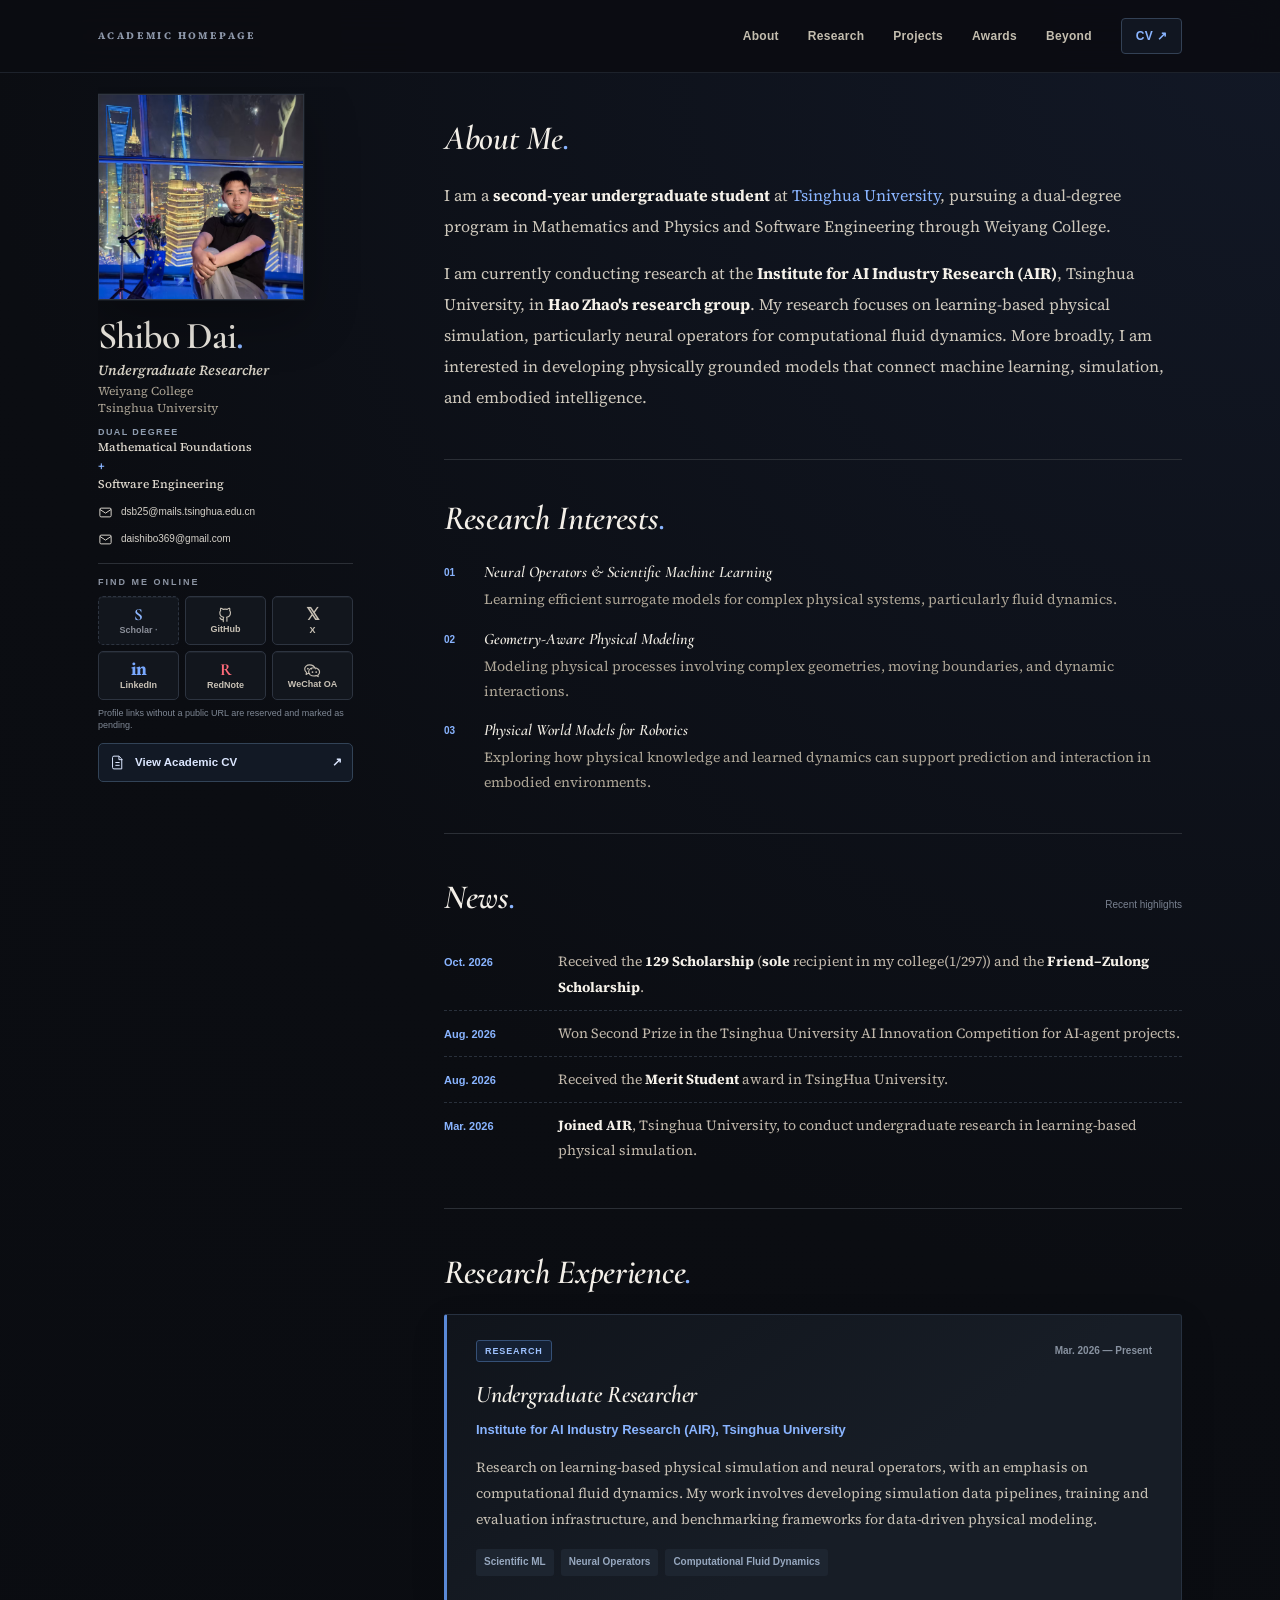
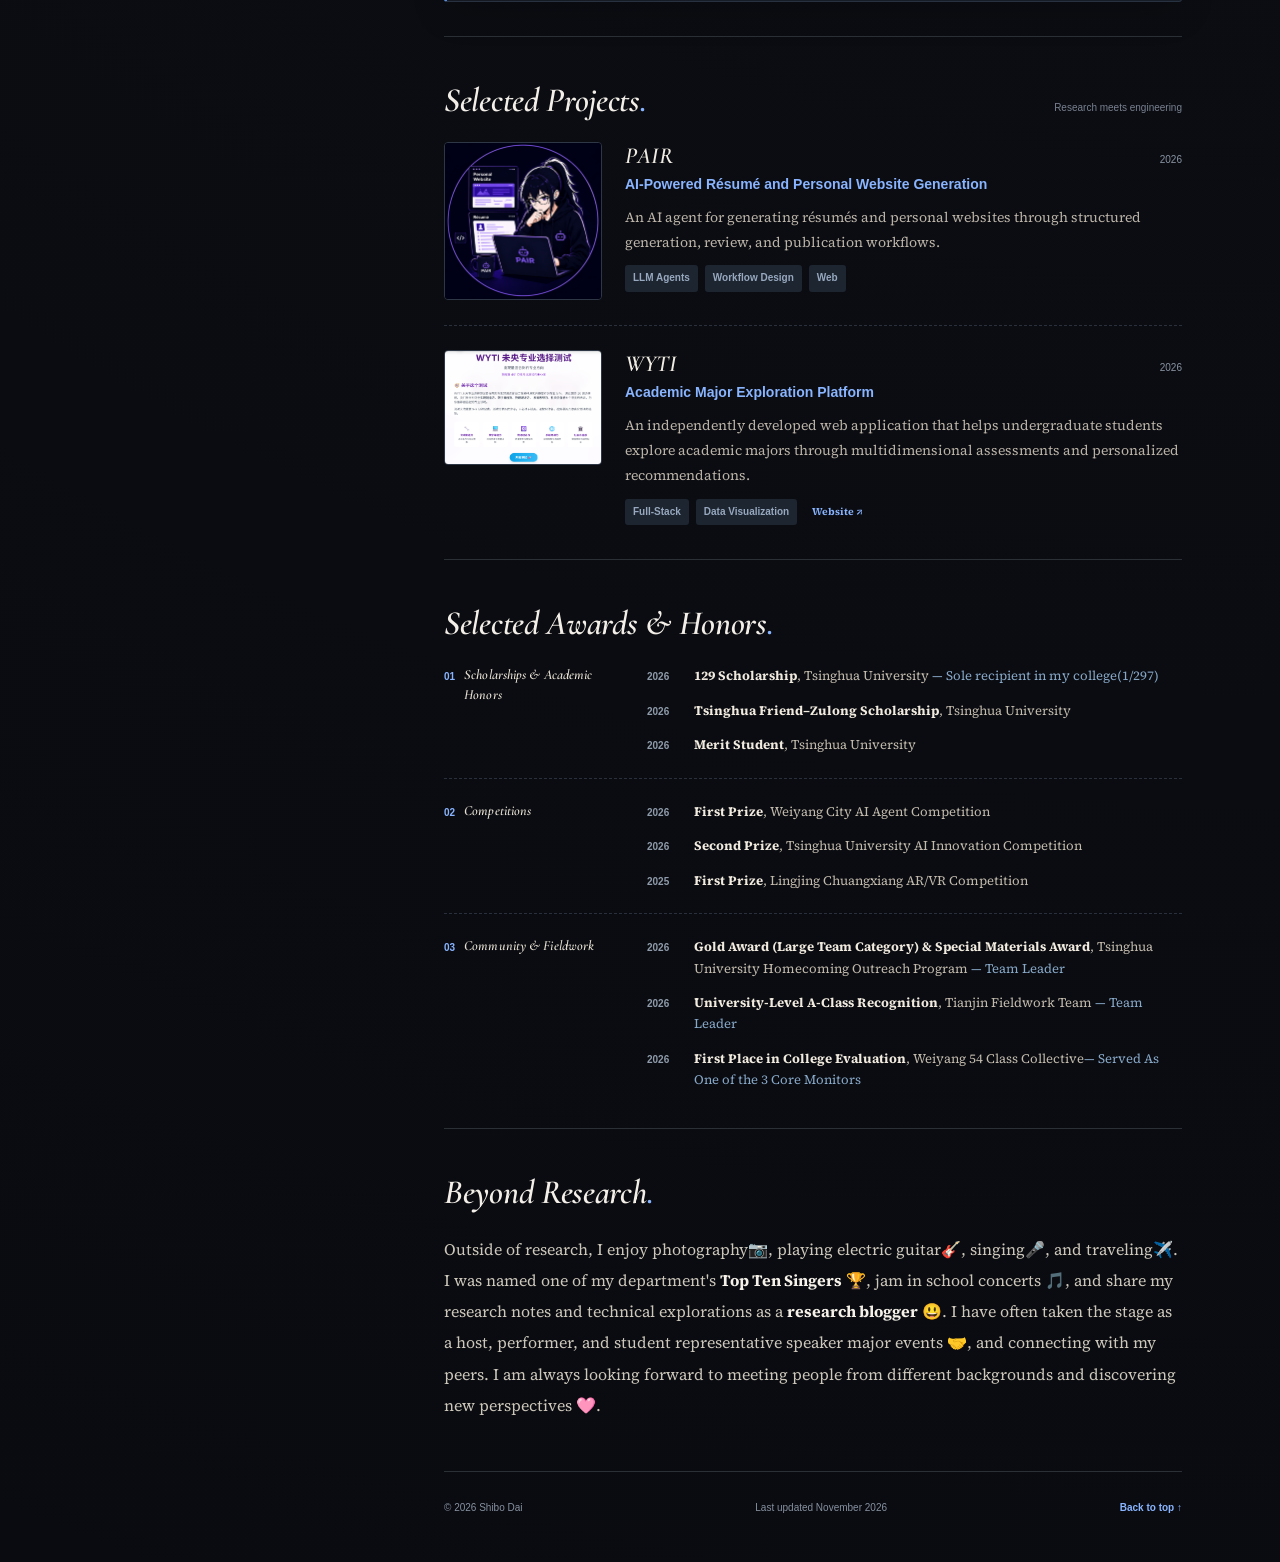
<file: index.html>
<!DOCTYPE html>
<html lang="en"><head><meta http-equiv="Content-Type" content="text/html; charset=UTF-8">
  
  <meta name="viewport" content="width=device-width, initial-scale=1">
  <meta name="theme-color" content="#0b0d12">
  <meta name="description" content="Academic homepage of Shibo Dai, undergraduate researcher at Tsinghua University. Research in scientific machine learning, neural operators, and physics-based modeling.">
  <meta property="og:type" content="profile">
  <meta property="og:title" content="Shibo Dai | Academic Homepage">
  <meta property="og:description" content="Undergraduate researcher at Tsinghua University · Physics AI · Neural Operators · Embodied Intelligence">
  <title>Shibo Dai | Academic Homepage</title>
  <link rel="icon" href="img/D.png" type="image/png">
  <link rel="stylesheet" href="./index_files/style.css">
  <script defer="" src="./index_files/site.js"></script>
</head>
<body>
  <header class="topbar">
    <div class="topbar-inner">
      <a href="#top" class="logo" aria-label="Shibo Dai, back to top"><span class="logo-label">ACADEMIC HOMEPAGE</span></a>
      <button class="menu-toggle" type="button" aria-label="Toggle navigation" aria-controls="site-nav" aria-expanded="false"><span></span><span></span><span></span></button>
      <nav class="site-nav" id="site-nav" aria-label="Main navigation">
        <a href="#about">About</a>
        <a href="#research">Research</a>
        <a href="#projects">Projects</a>
        <a href="#awards">Awards</a>
        <a href="#beyond">Beyond</a>
        <a href="cv.html" class="nav-cv">CV <span aria-hidden="true">↗</span></a>
      </nav>
    </div>
  </header>

  <div class="page-shell" id="top">
    <aside class="profile" aria-label="Profile and links">
      <div class="portrait-frame" aria-label="Reserved portrait frame">
        <img class="portrait-image" id="portrait-image" src="./index_files/avatar.jpg" alt="Portrait of Shibo Dai">
        <!-- <div class="portrait-placeholder" id="portrait-placeholder" aria-hidden="true">
          <div class="portrait-orbit orbit-one"></div><div class="portrait-orbit orbit-two"></div>
          <span class="portrait-initials">SD</span>
          <span class="portrait-caption">PORTRAIT PLACEHOLDER</span>
        </div> -->
      </div>
      <div class="profile-copy">
        <h1>Shibo Dai<span class="name-period">.</span></h1>
        <p class="profile-role">Undergraduate Researcher</p>
        <p class="profile-affiliation">Weiyang College<br>Tsinghua University</p>
        <p class="profile-degree"><span class="degree-caption">DUAL DEGREE</span><span>Mathematical Foundations </span><span></span><span class="degree-plus">+</span> <span>Software Engineering</span></p>
        <a class="email-link" href="mailto:dsb25@mails.tsinghua.edu.cn"><svg viewBox="0 0 24 24" aria-hidden="true"><rect x="3" y="5" width="18" height="14" rx="2"></rect><path d="m3 7 9 6 9-6"></path></svg><span>dsb25@mails.tsinghua.edu.cn</span></a>
        <a class="email-link" href="mailto:daishibo369@gmail.com"><svg viewBox="0 0 24 24" aria-hidden="true"><rect x="3" y="5" width="18" height="14" rx="2"></rect><path d="m3 7 9 6 9-6"></path></svg><span>daishibo369@gmail.com</span></a>
      </div>

      <div class="profile-divider"></div>
      <p class="sidebar-heading">FIND ME ONLINE</p>
      <div class="social-grid">
        <a class="social-link" data-social="googleScholar" href="#" aria-label="Google Scholar profile link" title="Google Scholar"><span class="social-glyph scholar-mark">S</span><span>Scholar</span></a>
        <a class="social-link" data-social="github" href="https://github.com/DaiShiBo369" target="_blank" rel="noopener noreferrer" aria-label="GitHub profile" title="GitHub"><svg viewBox="0 0 24 24" class="social-svg" aria-hidden="true"><path d="M9 19c-4 1.3-4-2-5-2.4m10 5v-3.8c0-1 .1-1.5-.5-2 2.8-.3 5.5-1.4 5.5-6.2 0-1.3-.4-2.3-1.1-3.1.1-.6.5-2.2-.1-3.2 0 0-1.1-.4-3.3 1.5a11.7 11.7 0 0 0-6 0C6.3 2.9 5.2 3.3 5.2 3.3c-.6 1-.2 2.6-.1 3.2A4.4 4.4 0 0 0 4 9.6c0 4.8 2.7 5.9 5.5 6.2-.5.4-.7 1-.6 2V22"></path></svg><span>GitHub</span></a>
        <a class="social-link" data-social="x" href="https://x.com/Disboundary" aria-label="X profile link" title="X"><span class="social-glyph x-mark">𝕏</span><span>X</span></a>
        <a class="social-link" data-social="linkedin" href="https://www.linkedin.com/in/dai-shibo-4527043b0/" aria-label="LinkedIn profile link" title="LinkedIn"><span class="social-glyph linkedin-mark">in</span><span>LinkedIn</span></a>
        <a class="social-link" data-social="rednote" href="https://www.xiaohongshu.com/user/profile/63ae4a160000000026011eb0" aria-label="RedNote (Xiaohongshu) profile link" title="RedNote"><span class="social-glyph rednote-mark">R</span><span>RedNote</span></a>
        <button class="social-link" id="wechat-trigger" type="button" title="WeChat Official Account"><svg viewBox="0 0 24 24" class="social-svg" aria-hidden="true"><path d="M16 11c-1.3-3.7-4.4-5.5-8.2-5.5C3.9 5.5 1 8.1 1 11.4c0 1.9 1 3.5 2.5 4.6L3 19l3.1-1.6c.6.1 1.2.2 1.9.2M14.2 9.5c4.2 0 7.8 2.8 7.8 6.1 0 1.7-.9 3.2-2.4 4.3l.4 2.1-2.8-1.4a10 10 0 0 1-3 .5c-4.3 0-7.6-2.7-7.6-6s3.4-5.6 7.6-5.6Z"></path><path d="M5.5 10.9h.01M10.1 10.9h.01M12 15.7h.01M17.2 15.7h.01" stroke-linecap="round" stroke-width="2.5"></path></svg><span>WeChat OA</span></button>
      </div>
      <p class="social-footnote">Profile links without a public URL are reserved and marked as pending.</p>
      <a href="cv.html" class="sidebar-cv"><svg viewBox="0 0 24 24" aria-hidden="true"><path d="M7 3h7l4 4v14H7a2 2 0 0 1-2-2V5a2 2 0 0 1 2-2Z"></path><path d="M14 3v5h5M9 12h6M9 16h6"></path></svg>View Academic CV <span aria-hidden="true">↗</span></a>
    </aside>

    <main class="main-content">
      <section class="content-section first-section" id="about">
        <h2 class="section-title">About Me<span class="title-dot">.</span></h2>
        <p>I am a <strong>second-year undergraduate student</strong> at <a href="https://www.tsinghua.edu.cn/en/" target="_blank" rel="noopener noreferrer">Tsinghua University</a>, pursuing a dual-degree program in Mathematics and Physics and Software Engineering through Weiyang College.</p>
        <p>I am currently conducting research at the <strong>Institute for AI Industry Research (AIR)</strong>, Tsinghua University, in <strong>Hao Zhao's research group</strong>. My research focuses on learning-based physical simulation, particularly neural operators for computational fluid dynamics. More broadly, I am interested in developing physically grounded models that connect machine learning, simulation, and embodied intelligence.</p>
      </section>

      <section class="content-section" id="interests">
        <h2 class="section-title">Research Interests<span class="title-dot">.</span></h2>
        <div class="interest-list">
          <div class="interest-item"><span class="interest-index">01</span><div><h3>Neural Operators &amp; Scientific Machine Learning</h3><p>Learning efficient surrogate models for complex physical systems, particularly fluid dynamics.</p></div></div>
          <div class="interest-item"><span class="interest-index">02</span><div><h3>Geometry-Aware Physical Modeling</h3><p>Modeling physical processes involving complex geometries, moving boundaries, and dynamic interactions.</p></div></div>
          <div class="interest-item"><span class="interest-index">03</span><div><h3>Physical World Models for Robotics</h3><p>Exploring how physical knowledge and learned dynamics can support prediction and interaction in embodied environments.</p></div></div>
        </div>
      </section>

      <section class="content-section" id="news">
        <div class="section-title-row"><h2 class="section-title">News<span class="title-dot">.</span></h2><span class="tiny-hint">Recent highlights</span></div>
        <div class="news-list">
          <div class="news-row"><time datetime="2026-10">Oct. 2026</time><p>Received the <strong>129 Scholarship</strong> (<strong>sole</strong> recipient in my college(1/297)) and the <strong>Friend–Zulong Scholarship</strong>.</p></div>
          <div class="news-row"><time datetime="2026-08">Aug. 2026</time><p>Won Second Prize in the Tsinghua University AI Innovation Competition for AI-agent projects.</p></div>
          <div class="news-row"><time datetime="2026-08">Aug. 2026</time><p>Received the <strong>Merit Student</strong> award in TsingHua University.</p></div>
          <div class="news-row"><time datetime="2026-03">Mar. 2026</time><p><strong>Joined AIR</strong>, Tsinghua University, to conduct undergraduate research in learning-based physical simulation.</p></div>
        </div>
      </section>

      <section class="content-section" id="research">
        <h2 class="section-title">Research Experience<span class="title-dot">.</span></h2>
        <article class="experience-card">
          <div class="experience-meta"><span class="role-chip">RESEARCH</span><span>Mar. 2026 — Present</span></div>
          <h3>Undergraduate Researcher</h3>
          <p class="experience-org">Institute for AI Industry Research (AIR), Tsinghua University</p>
          <p>Research on learning-based physical simulation and neural operators, with an emphasis on computational fluid dynamics. My work involves developing simulation data pipelines, training and evaluation infrastructure, and benchmarking frameworks for data-driven physical modeling.</p>
          <div class="tags"><span>Scientific ML</span><span>Neural Operators</span><span>Computational Fluid Dynamics</span></div>
        </article>
      </section>

      <section class="content-section" id="projects">
        <div class="section-title-row"><h2 class="section-title">Selected Projects<span class="title-dot">.</span></h2><span class="tiny-hint">Research meets engineering</span></div>
        <div class="project-list">
          <article class="project-row"><img class="project-art-img" src="img/PAIR.png" alt="PAIR project preview" width="1254" height="1254"><div class="project-details"><div class="project-heading"><h3>PAIR</h3><span class="project-year">2026</span></div><p class="project-subtitle">AI-Powered Résumé and Personal Website Generation</p><p>An AI agent for generating résumés and personal websites through structured generation, review, and publication workflows.</p><div class="project-tags"><span>LLM Agents</span><span>Workflow Design</span><span>Web</span></div></div></article>
          <article class="project-row"><img class="project-art-img" src="img/wyti.png" alt="WYTI project preview" width="1823" height="1325"><div class="project-details"><div class="project-heading"><h3>WYTI</h3><span class="project-year">2026</span></div><p class="project-subtitle">Academic Major Exploration Platform</p><p>An independently developed web application that helps undergraduate students explore academic majors through multidimensional assessments and personalized recommendations.</p><div class="project-tags"><span>Full-Stack</span><span>Data Visualization</span><a href="https://wyti.top/" target="_blank" rel="noopener noreferrer">Website ↗</a></div></div></article>
        </div>
      </section>

      <section class="content-section" id="awards">
        <h2 class="section-title">Selected Awards &amp; Honors<span class="title-dot">.</span></h2>
        <div class="award-group"><div class="award-category"><span class="award-category-index">01</span><h3>Scholarships &amp; Academic Honors</h3></div><div class="award-rows">
          <div class="award-item"><span class="award-year">2026</span><p><strong>129 Scholarship</strong>, Tsinghua University <span class="award-note">— Sole recipient in my college(1/297)</span></p></div>
          <div class="award-item"><span class="award-year">2026</span><p><strong>Tsinghua Friend–Zulong Scholarship</strong>, Tsinghua University</p></div>
          <div class="award-item"><span class="award-year">2026</span><p><strong>Merit Student</strong>, Tsinghua University</p></div>
        </div></div>
        <div class="award-group"><div class="award-category"><span class="award-category-index">02</span><h3>Competitions</h3></div><div class="award-rows">
          <div class="award-item"><span class="award-year">2026</span><p><strong>First Prize</strong>, Weiyang City AI Agent Competition</p></div>
          <div class="award-item"><span class="award-year">2026</span><p><strong>Second Prize</strong>, Tsinghua University AI Innovation Competition</p></div>
          <div class="award-item"><span class="award-year">2025</span><p><strong>First Prize</strong>, Lingjing Chuangxiang AR/VR Competition</p></div>
        </div></div>
        <div class="award-group"><div class="award-category"><span class="award-category-index">03</span><h3>Community &amp; Fieldwork</h3></div><div class="award-rows">
          <div class="award-item"><span class="award-year">2026</span><p><strong>Gold Award (Large Team Category) &amp; Special Materials Award</strong>, Tsinghua University Homecoming Outreach Program <span class="award-note">— Team Leader</span></p></div>
          <div class="award-item"><span class="award-year">2026</span><p><strong>University-Level A-Class Recognition</strong>, Tianjin Fieldwork Team <span class="award-note">— Team Leader</span></p></div>
          <div class="award-item"><span class="award-year">2026</span><p><strong>First Place in College Evaluation</strong>, Weiyang 54 Class Collective<span class="award-note">— Served As One of the 3 Core Monitors</span></p></div> 
          <!--<div class="award-item"><span class="award-year">2026</span><p><strong>Third Prize</strong>, Shenzhen–Guangzhou Winter Fieldwork, Weiyang College</p></div>-->
        </div></div>
      </section>

      <section class="content-section beyond-section" id="beyond">
        <h2 class="section-title">Beyond Research<span class="title-dot">.</span></h2>
        <p>Outside of research, I enjoy photography📷, playing electric guitar🎸, singing🎤, and traveling✈️. I was named one of my department's <strong>Top Ten Singers</strong> 🏆, jam in school concerts 🎵, and share my research notes and technical explorations as a <strong>research blogger</strong> 😃.  I have often taken the stage as a host, performer, and student representative speaker major events 🤝, and connecting with my peers. I am always looking forward to meeting people from different backgrounds and discovering new perspectives 🩷.</p>
        <!--<div class="beyond-keywords"><span>Photography</span><span>Electric Guitar</span><span>Singing</span><span>Research Writing</span><span>Travel</span></div>-->
      </section>
      <footer class="footer"><span>© 2026 Shibo Dai</span><span>Last updated November 2026</span><a href="#top">Back to top ↑</a></footer>
    </main>
  </div>

  <dialog id="wechat-dialog" class="wechat-dialog" aria-labelledby="wechat-title"><div class="dialog-header"><h2 id="wechat-title">WeChat Official Account</h2><button type="button" id="wechat-close" class="dialog-close" aria-label="Close dialog">×</button></div><p>Scan the QR code to find my public account.</p><div class="qr-placeholder" id="qr-placeholder"><svg viewBox="0 0 120 120" aria-hidden="true"><path d="M12 46V12h34M74 12h34v34M108 74v34H74M46 108H12V74"></path><rect x="23" y="23" width="22" height="22" rx="1"></rect><rect x="75" y="23" width="22" height="22" rx="1"></rect><rect x="23" y="75" width="22" height="22" rx="1"></rect><path d="M62 65h12v12H62zM75 88h11M88 75h11M61 92h11"></path></svg><span>QR code to be added</span></div><img id="wechat-qr" class="wechat-qr" alt="QR code for Shibo Dai's WeChat Official Account" hidden=""><p class="dialog-help">A public QR code has not been provided yet.</p></dialog>
  <div class="toast" id="pending-toast" role="status" aria-live="polite">X link will appear here once the public URL is added.</div>


</body></html>
</file>
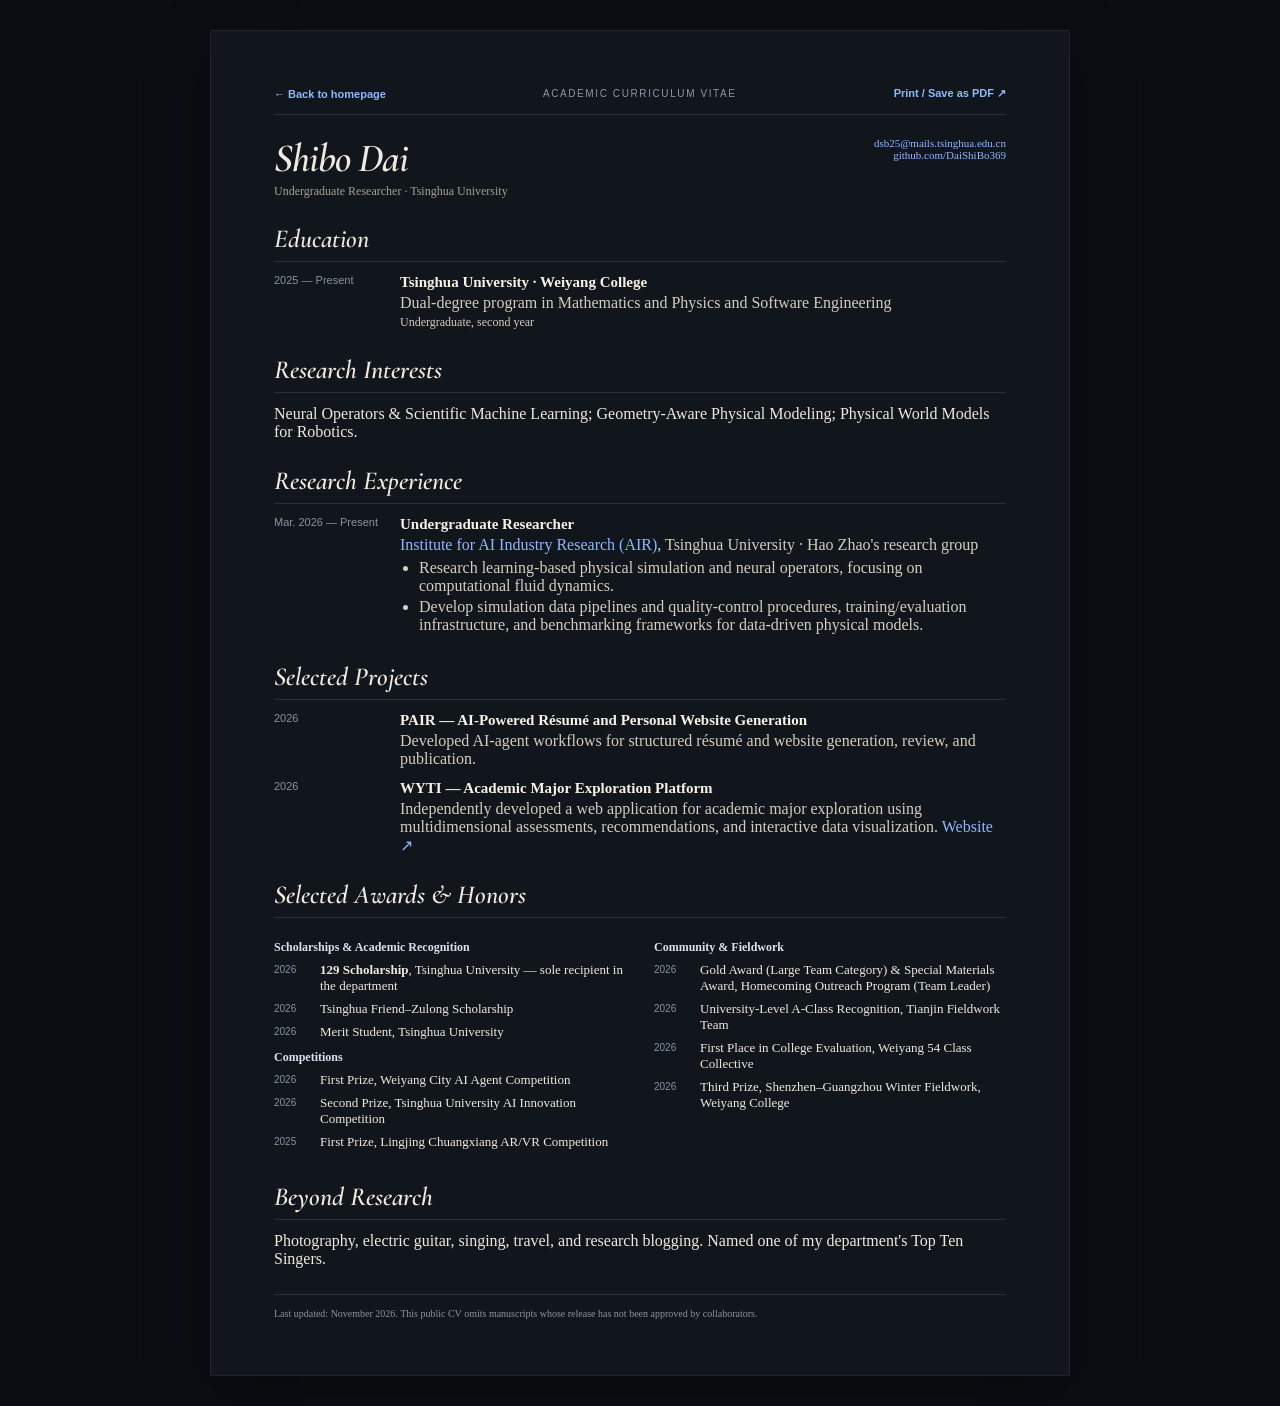
<file: cv.html>
<!doctype html>
<html lang="en">
<head>
  <meta charset="utf-8"><meta name="viewport" content="width=device-width, initial-scale=1"><meta name="theme-color" content="#0b0d12">
  <title>Curriculum Vitae | Shibo Dai</title>
  <link rel="icon" href="img/D.png" type="image/png">
  
  <style>
    @import url("https://fonts.googleapis.com/css2?family=Cormorant+Garamond:wght@500;600;700&family=Source+Serif+4:opsz,wght@8..60,400;8..60,500;8..60,600;8..60,700&display=swap");
    :root{--bg:#0b0d12;--paper:#11151c;--ink:#efe9df;--muted:#a79f92;--blue:#8fb8ff;--line:#2b3038;--soft:#151a22}
    *{box-sizing:border-box}html{background:var(--bg)}body{font:14px/1.7,"Source Serif 4",Georgia,serif;color:var(--ink);background:var(--paper);max-width:860px;margin:30px auto;padding:56px 63px;box-shadow:0 16px 60px #00000045;border:1px solid #20252d}a{color:var(--blue);text-decoration:none}h1,h2,h3,p{margin:0}h1{font-family:"Cormorant Garamond",Georgia,serif;font-size:40px;letter-spacing:-1px;line-height:1.05;font-style:italic;font-weight:600}h2{font-family:"Cormorant Garamond",Georgia,serif;font-size:26px;border-bottom:1px solid var(--line);padding-bottom:7px;margin:24px 0 12px;font-style:italic;font-weight:600}h3{font-size:15px;margin:0 0 1px;color:#f7f1e6}.sub{color:var(--muted);font-size:12px}.heading{display:flex;align-items:start;justify-content:space-between;gap:15px}.right{text-align:right}.tiny{font-size:11px;color:var(--muted)}.cv-nav{display:flex;justify-content:space-between;align-items:center;border-bottom:1px solid var(--line);padding-bottom:14px;margin-bottom:22px}.cv-nav a{font-size:11px;font-weight:650;font-family:Inter,-apple-system,BlinkMacSystemFont,"Segoe UI",sans-serif}.cv-nav span{font-size:10px;letter-spacing:1.6px;color:#8d96a5;font-family:Inter,-apple-system,BlinkMacSystemFont,"Segoe UI",sans-serif}.item{display:grid;grid-template-columns:110px 1fr;gap:16px;margin:10px 0 12px}.date{color:#8893a3;font-size:11px;font-family:Inter,-apple-system,BlinkMacSystemFont,"Segoe UI",sans-serif}.text p{margin:3px 0 0;color:#d4cdc0}.text ul{margin:5px 0 0;padding-left:19px}.item strong{font-weight:700}.awards{display:grid;grid-template-columns:1fr 1fr;column-gap:28px}.award{display:flex;gap:10px;margin:7px 0;font-size:13px}.award time{color:#8593a3;flex:0 0 36px;font-size:10px;padding-top:2px;font-family:Inter,-apple-system,BlinkMacSystemFont,"Segoe UI",sans-serif}.links{display:flex;gap:11px;flex-wrap:wrap;margin-top:10px}.links a{font-size:11px}ul{margin:6px 0;padding-left:19px}li{margin-bottom:3px;color:#d4cdc0}.fineprint{font-size:10px;color:#8c94a2;margin-top:26px;border-top:1px solid var(--line);padding-top:13px}.category{font-weight:700;color:#dae2f0;margin-top:10px;margin-bottom:3px;font-size:12px}.two-col{display:grid;grid-template-columns:1fr 1fr;gap:26px}p{max-width:100%}
    @media(max-width:600px){body{margin:0;padding:25px 21px;box-shadow:none;border:0;max-width:100%}.heading{display:block}.right{text-align:left;margin-top:6px}.item{grid-template-columns:1fr;gap:3px}.awards,.two-col{grid-template-columns:1fr}.cv-nav{margin-bottom:23px}.date{font-weight:650}}@media print{html,body{background:#fff;color:#111}body{margin:0;padding:0;max-width:100%;box-shadow:none;border:0;font-size:11px;line-height:1.52}h1{font-size:29px}h2{margin-top:16px;color:#111;border-color:#ddd}h3{font-size:12px;color:#111}.sub,.date,.tiny,.fineprint{color:#666}.cv-nav{display:none}a{color:#111}.text p,li{color:#222}@page{size:A4;margin:15mm 17mm}.item,.award{break-inside:avoid}}
  </style>

</head>
<body>
  <nav class="cv-nav"><a href="index.html">← Back to homepage</a><span>ACADEMIC CURRICULUM VITAE</span><a href="#" onclick="window.print();return false">Print / Save as PDF ↗</a></nav>
  <header class="heading"><div><h1>Shibo Dai</h1><p class="sub" style="margin-top:5px">Undergraduate Researcher · Tsinghua University</p></div><div class="right tiny"><a href="mailto:dsb25@mails.tsinghua.edu.cn">dsb25@mails.tsinghua.edu.cn</a><br><a href="https://github.com/DaiShiBo369" target="_blank" rel="noopener noreferrer">github.com/DaiShiBo369</a></div></header>
  <section><h2>Education</h2><div class="item"><span class="date">2025 — Present</span><div class="text"><h3>Tsinghua University · Weiyang College</h3><p>Dual-degree program in Mathematics and Physics and Software Engineering</p><p class="sub">Undergraduate, second year</p></div></div></section>
  <section><h2>Research Interests</h2><p>Neural Operators &amp; Scientific Machine Learning; Geometry-Aware Physical Modeling; Physical World Models for Robotics.</p></section>
  <section><h2>Research Experience</h2><div class="item"><span class="date">Mar. 2026 — Present</span><div class="text"><h3>Undergraduate Researcher</h3><p><a href="https://air.tsinghua.edu.cn/en/" target="_blank" rel="noopener noreferrer">Institute for AI Industry Research (AIR)</a>, Tsinghua University · Hao Zhao's research group</p><ul><li>Research learning-based physical simulation and neural operators, focusing on computational fluid dynamics.</li><li>Develop simulation data pipelines and quality-control procedures, training/evaluation infrastructure, and benchmarking frameworks for data-driven physical models.</li></ul></div></div></section>
  <section><h2>Selected Projects</h2><div class="item"><span class="date">2026</span><div class="text"><h3>PAIR — AI-Powered Résumé and Personal Website Generation</h3><p>Developed AI-agent workflows for structured résumé and website generation, review, and publication.</p></div></div><div class="item"><span class="date">2026</span><div class="text"><h3>WYTI — Academic Major Exploration Platform</h3><p>Independently developed a web application for academic major exploration using multidimensional assessments, recommendations, and interactive data visualization. <a href="https://wyti.top/">Website ↗</a></p></div></div></section>
  <section><h2>Selected Awards &amp; Honors</h2><div class="awards"><div>
    <p class="category">Scholarships &amp; Academic Recognition</p>
    <div class="award"><time>2026</time><span><strong>129 Scholarship</strong>, Tsinghua University — sole recipient in the department</span></div>
    <div class="award"><time>2026</time><span>Tsinghua Friend–Zulong Scholarship</span></div>
    <div class="award"><time>2026</time><span>Merit Student, Tsinghua University</span></div>
    <p class="category">Competitions</p>
    <div class="award"><time>2026</time><span>First Prize, Weiyang City AI Agent Competition</span></div>
    <div class="award"><time>2026</time><span>Second Prize, Tsinghua University AI Innovation Competition</span></div>
    <div class="award"><time>2025</time><span>First Prize, Lingjing Chuangxiang AR/VR Competition</span></div>
  </div><div>
    <p class="category">Community &amp; Fieldwork</p>
    <div class="award"><time>2026</time><span>Gold Award (Large Team Category) &amp; Special Materials Award, Homecoming Outreach Program (Team Leader)</span></div>
    <div class="award"><time>2026</time><span>University-Level A-Class Recognition, Tianjin Fieldwork Team</span></div>
    <div class="award"><time>2026</time><span>First Place in College Evaluation, Weiyang 54 Class Collective</span></div>
    <div class="award"><time>2026</time><span>Third Prize, Shenzhen–Guangzhou Winter Fieldwork, Weiyang College</span></div>
  </div></div></section>
  <section><h2>Beyond Research</h2><p>Photography, electric guitar, singing, travel, and research blogging. Named one of my department's Top Ten Singers.</p></section>
  <p class="fineprint">Last updated: November 2026. This public CV omits manuscripts whose release has not been approved by collaborators.</p>
</body>
</html>
</file>
<file: index_files/style.css>
@import url("https://fonts.googleapis.com/css2?family=Cormorant+Garamond:wght@400;500;600;700&family=Source+Serif+4:opsz,wght@8..60,400;8..60,500;8..60,600;8..60,700&display=swap");
:root{--ink:#ebe7df;--ink-light:#d7d1c6;--muted:#a79f93;--line:#2b2f36;--accent:#89b4ff;--accent-hover:#b2cbff;--sidebar:#111318;--paper:#0b0d12;--soft:#141821;--card:#12161d;--card-2:#171c24;--serif:"Cormorant Garamond","Palatino Linotype",Georgia,serif;--bodyserif:"Source Serif 4",Georgia,"Times New Roman",serif;--sans:Inter,-apple-system,BlinkMacSystemFont,"Segoe UI",Roboto,Helvetica,Arial,sans-serif}
*{box-sizing:border-box}html{scroll-behavior:smooth;scroll-padding-top:90px;background:var(--paper)}body{margin:0;color:var(--ink);font-family:var(--bodyserif);font-size:15px;line-height:1.85;background:radial-gradient(circle at top right,#121826 0%,#0b0d12 38%,#090b10 100%);-webkit-font-smoothing:antialiased}a{color:var(--accent);text-decoration:none}a:hover{color:var(--accent-hover)}a:focus-visible,button:focus-visible{outline:2px solid var(--accent);outline-offset:4px}button{font:inherit}::selection{background:#23314b;color:#fff}
.topbar{height:73px;position:sticky;top:0;z-index:20;background:#0b0d12ea;backdrop-filter:blur(16px);border-bottom:1px solid #1d222b}.topbar-inner{max-width:1160px;margin:0 auto;padding:0 38px;height:100%;display:flex;align-items:center;justify-content:space-between;gap:30px}.logo{display:flex;align-items:center;gap:20px;color:var(--ink)}.name-period,.title-dot{color:var(--accent)}.logo-label{font-size:10px;letter-spacing:2.4px;font-weight:700;color:#8e98aa}.site-nav{display:flex;align-items:center;gap:29px}.site-nav a{font-size:12px;font-weight:600;color:#c4beaf;font-family:var(--sans);letter-spacing:.3px}.site-nav a:hover{color:var(--accent)}.site-nav .nav-cv{font-size:12px;color:var(--accent);border:1px solid #334155;padding:6px 14px;border-radius:4px;background:#111621}.site-nav .nav-cv:hover{border-color:var(--accent);background:#151d2b}.menu-toggle{display:none}
.page-shell{max-width:1160px;padding:0 38px;margin:0 auto;display:grid;grid-template-columns:263px minmax(0,1fr);column-gap:83px;align-items:start}.profile{position:sticky;top:102px;padding:49px 0 55px}.portrait-frame{width:100%;aspect-ratio:1/.99;background:#121722;border:1px solid #2f3540;outline:1px solid #151920;box-shadow:0 18px 50px #0000004a;overflow:hidden;position:relative}.portrait-image{width:100%;height:100%;object-fit:cover;display:block}.portrait-image[hidden]{display:none}.portrait-placeholder{position:absolute;inset:0;display:flex;align-items:center;justify-content:center;background:radial-gradient(circle at 70% 25%,#20314f,transparent 36%),linear-gradient(135deg,#0f141d,#192231);overflow:hidden}.portrait-initials{font-family:var(--serif);font-size:84px;letter-spacing:-8px;color:#8097bc;position:relative;z-index:2;transform:translateX(-5px)}.portrait-orbit{position:absolute;border:1px solid #3e4a5d;border-radius:50%;width:210px;height:210px;transform:rotate(-35deg) scaleX(.6)}.orbit-two{width:350px;height:350px;transform:rotate(35deg) scaleX(.65)}.portrait-caption{position:absolute;bottom:13px;left:0;right:0;text-align:center;font-size:8px;letter-spacing:1.8px;color:#8092ab;font-weight:700;font-family:var(--sans)}.profile-copy h1{font-family:var(--serif);font-size:40px;font-weight:600;line-height:1.02;letter-spacing:-1.1px;margin:29px 0 10px}.profile-role{color:#d5d0c4;font-size:15px;font-weight:600;margin:0 0 12px;font-style:italic}.profile-affiliation{margin:0;color:#aaa293;font-size:13px;line-height:1.75}.email-link{margin-top:21px;font-size:11px;display:flex;align-items:center;gap:8px;white-space:nowrap;font-weight:500;color:#d6d2ca;font-family:var(--sans)}.email-link svg{flex:0 0 15px;width:15px;fill:none;stroke:currentColor;stroke-width:1.6}.profile-divider{height:1px;background:var(--line);margin:28px 0 19px}.sidebar-heading{font-size:10px;letter-spacing:2px;color:#8d95a4;font-weight:800;margin:0 0 14px;font-family:var(--sans)}.social-grid{display:grid;grid-template-columns:repeat(3,minmax(0,1fr));gap:8px}.social-link{border:1px solid #2d3440;background:#12161d;min-height:62px;border-radius:5px;display:flex;flex-direction:column;align-items:center;justify-content:center;gap:4px;color:#c8c1b5;cursor:pointer;transition:background .2s,border-color .2s,transform .2s;padding:5px 1px;text-align:center;box-shadow:inset 0 1px 0 #1c2129}.social-link:hover{background:#171d27;border-color:#4c6ea9;color:var(--accent);transform:translateY(-2px)}.social-link span:last-child{font-size:10px;font-weight:650;font-family:var(--sans)}.social-link.pending{border-style:dashed;color:#8b8f99}.social-link.pending span:last-child:after{content:' ·';color:#747b87}.social-glyph{display:block;height:22px;line-height:22px;font-size:19px;font-weight:700}.scholar-mark{font-family:var(--serif);color:#8eb7ff}.x-mark{font-family:Arial,sans-serif;font-size:18px}.linkedin-mark{font-size:14px;letter-spacing:-.5px;color:#78a8ff}.rednote-mark{font-family:var(--serif);font-size:18px;color:#ff6b7a}.social-svg{width:20px;height:20px;fill:none;stroke:currentColor;stroke-linecap:round;stroke-linejoin:round;stroke-width:1.6}.social-footnote{font-size:10px;color:#7f8895;line-height:1.65;margin:12px 0 0;font-family:var(--sans)}.sidebar-cv{display:flex;align-items:center;gap:9px;border:1px solid #324357;background:#121925;border-radius:5px;padding:12px 13px;margin-top:20px;font-size:12px;font-weight:650;color:#dce7ff;font-family:var(--sans)}.sidebar-cv:hover{background:#172030;border-color:#4a6d98}.sidebar-cv svg{width:17px;height:17px;fill:none;stroke:currentColor;stroke-width:1.4}.sidebar-cv span{margin-left:auto}
.main-content{padding-top:46px;min-width:0}.content-section{padding-bottom:34px;margin-bottom:44px;border-bottom:1px solid var(--line);scroll-margin-top:99px}.first-section{padding-bottom:30px;margin-bottom:39px}.section-title{font-family:var(--serif);letter-spacing:-.3px;font-weight:600;font-size:34px;line-height:1.15;margin:0 0 22px;color:#f3efe8;font-style:italic}.content-section>p{font-size:16px;line-height:1.94;color:#cdc7bb;margin:0 0 16px}.content-section strong{color:#f5f1e9;font-weight:690}.section-title-row{display:flex;align-items:baseline;justify-content:space-between;gap:14px}.tiny-hint{font-size:10px;color:#798190;white-space:nowrap;font-family:var(--sans)}.interest-list{display:grid;gap:14px;margin-bottom:4px}.interest-item{display:grid;grid-template-columns:28px 1fr;gap:12px;align-items:start}.interest-index{font-size:10px;font-weight:750;color:var(--accent);padding-top:4px;font-family:var(--sans)}.interest-item h3{margin:0 0 3px;font-size:16px;font-weight:600;line-height:1.5;font-family:var(--serif);font-style:italic;color:#f0ece3}.interest-item p{font-size:14px;color:#ada596;line-height:1.8;margin:0}.news-list{display:grid;gap:0}.news-row{display:grid;grid-template-columns:104px 1fr;gap:10px;align-items:baseline;border-bottom:1px dashed #29303b;padding:10px 0}.news-row:last-child{border:0}.news-row time{font-size:11px;color:var(--accent);font-weight:680;white-space:nowrap;font-family:var(--sans)}.news-row p{font-size:14px;line-height:1.8;color:#c1b8ab;margin:0}
.experience-card{padding:25px 29px;background:linear-gradient(145deg,#10141b,#171d26 60%);border:1px solid #273140;border-left:3px solid #5a89d7;border-radius:3px;box-shadow:0 12px 35px #00000024}.experience-meta{display:flex;gap:12px;align-items:center;justify-content:space-between;color:#8892a0;font-size:10px;font-weight:650;font-family:var(--sans)}.role-chip{display:inline-flex;border:1px solid #355076;background:#142033;padding:2px 8px;color:#9ec2ff;border-radius:3px;font-size:9px;letter-spacing:.9px;font-weight:750}.experience-card h3{font-size:24px;margin:11px 0 0;letter-spacing:-.2px;font-family:var(--serif);font-style:italic;font-weight:600;color:#f3efe7}.experience-org{font-size:13px!important;color:var(--accent)!important;margin:0 0 13px!important;font-weight:580;font-family:var(--sans)}.experience-card>p:not(.experience-org){font-size:14px;line-height:1.85;color:#c7c0b4;margin:0}.tags,.project-tags{display:flex;gap:7px;flex-wrap:wrap;margin-top:17px}.tags span,.project-tags span{background:#1d2530;color:#97a8bf;font-size:10px;padding:4px 8px;border-radius:3px;font-weight:580;font-family:var(--sans)}
.project-list{display:grid;gap:24px}.project-row{display:grid;grid-template-columns:158px 1fr;gap:23px;padding:0 0 25px;border-bottom:1px dashed #29303b}.project-row:last-child{border-bottom:0;padding-bottom:0}.project-art-img{display:block;width:100%;height:auto;border:1px solid #2e3745;border-radius:4px;background:#121722}.project-heading{display:flex;align-items:baseline;justify-content:space-between}.project-heading h3{font-size:23px;margin:0;line-height:1.25;font-family:var(--serif);font-weight:600;font-style:italic;color:#f1ece3}.project-year{font-size:10px;color:#8a94a3;font-family:var(--sans)}.project-subtitle{color:var(--accent)!important;font-weight:620;margin:1px 0 8px!important;font-family:var(--sans)}.project-details p{font-size:14px;color:#bbb3a8;line-height:1.8;margin:0}.project-tags{margin-top:10px}.project-tags a{font-size:10px;font-weight:670;padding:4px 8px}
.award-group{display:grid;grid-template-columns:178px minmax(0,1fr);gap:25px;padding:0 0 22px;margin-bottom:22px;border-bottom:1px dashed #29303b}.award-group:last-child{padding-bottom:0;border:0;margin-bottom:3px}.award-category{display:flex;align-items:flex-start;gap:9px}.award-category-index{font-size:10px;color:var(--accent);font-weight:750;padding-top:3px;font-family:var(--sans)}.award-category h3{font-size:14px;line-height:1.4;letter-spacing:.1px;color:#e6dfd2;margin:0;font-weight:600;font-family:var(--serif);font-style:italic}.award-rows{display:grid;gap:13px}.award-item{display:grid;grid-template-columns:36px 1fr;gap:11px;align-items:baseline}.award-year{font-size:10px;color:#8f9baa;font-weight:650;font-family:var(--sans)}.award-item p{font-size:13px;color:#c2baad;margin:0;line-height:1.65}.award-item strong{font-weight:690;color:#f1eadf}.award-note{color:#88a8c8}.beyond-section p{line-height:1.95}.beyond-keywords{display:flex;flex-wrap:wrap;gap:8px;margin-top:22px}.beyond-keywords span{font-size:10px;letter-spacing:.2px;color:#aeb6c3;border:1px solid #313845;padding:5px 9px;border-radius:3px;background:#11161d;font-family:var(--sans)}.footer{display:flex;gap:14px;justify-content:space-between;align-items:center;flex-wrap:wrap;margin-top:-17px;padding:0 0 45px;font-size:10px;color:#8791a0;font-family:var(--sans)}.footer a{font-weight:600}
.wechat-dialog{width:min(415px,calc(100vw - 30px));border:1px solid #293241;border-radius:8px;box-shadow:0 22px 80px #00000065;padding:25px;color:var(--ink);background:#0f141b}.wechat-dialog::backdrop{background:#081018aa}.dialog-header{display:flex;align-items:center;justify-content:space-between;gap:15px}.dialog-header h2{font-family:var(--serif);font-size:28px;margin:0;font-style:italic;font-weight:600}.dialog-close{border:0;background:#1a212b;color:#edf0f5;border-radius:50%;width:28px;height:28px;font-size:21px;line-height:1;cursor:pointer}.wechat-dialog p{font-size:13px;color:#bcb4a9}.qr-placeholder{height:250px;width:250px;max-width:100%;background:#11161d;border:1px dashed #415064;display:flex;flex-direction:column;align-items:center;justify-content:center;gap:9px;margin:15px auto;color:#8fa3b4;font-size:11px}.qr-placeholder svg{width:115px;height:115px;stroke:#7e90a8;fill:none;stroke-width:4}.wechat-qr{display:block;width:250px;height:250px;object-fit:contain;margin:15px auto}.wechat-qr[hidden]{display:none}.toast{position:fixed;bottom:24px;left:50%;transform:translate(-50%,20px);max-width:calc(100vw - 35px);background:#1c2430;color:#fff;border-radius:5px;padding:11px 18px;box-shadow:0 12px 35px #0000004d;font-size:12px;opacity:0;pointer-events:none;transition:opacity .2s,transform .2s;z-index:90;text-align:center;font-family:var(--sans)}.toast.show{opacity:1;transform:translate(-50%,0)}
@media(max-width:1000px){.page-shell{column-gap:49px;grid-template-columns:245px minmax(0,1fr)}.topbar-inner,.page-shell{padding-inline:30px}.site-nav{gap:17px}.award-group{grid-template-columns:146px minmax(0,1fr);gap:13px}}
@media(max-width:780px){.topbar{height:65px}.topbar-inner{padding-inline:21px}.menu-toggle{display:flex;border:1px solid #2e3642;border-radius:4px;background:#12161d;width:38px;height:36px;align-items:center;justify-content:center;flex-direction:column;gap:5px;cursor:pointer}.menu-toggle span{display:block;width:17px;height:1.5px;background:#c7c0b4}.site-nav{position:absolute;top:64px;left:0;right:0;display:none;flex-wrap:wrap;gap:3px 16px;align-items:center;background:#0f141b;border-bottom:1px solid var(--line);padding:16px 22px;box-shadow:0 9px 25px #00000026}.site-nav.open{display:flex}.site-nav a{padding:7px}.site-nav .nav-cv{margin:4px}.page-shell{display:block;padding:0 21px;max-width:650px}.profile{position:static;padding:30px 0 28px;display:grid;grid-template-columns:146px minmax(0,1fr);column-gap:21px;row-gap:0;align-items:start;border-bottom:1px solid var(--line)}.portrait-frame{grid-column:1;grid-row:1/4}.portrait-initials{font-size:48px;letter-spacing:-5px}.portrait-caption{font-size:6px;letter-spacing:.6px}.profile-copy{grid-column:2;grid-row:1}.profile-copy h1{font-size:32px;margin:4px 0 5px}.profile-role{font-size:13px;margin-bottom:7px}.profile-affiliation{font-size:12px}.email-link{font-size:10px;margin-top:12px;white-space:normal;overflow-wrap:anywhere}.profile-divider,.sidebar-heading,.social-footnote{display:none}.social-grid{grid-column:1/3;grid-row:4;display:grid;grid-template-columns:repeat(6,minmax(0,1fr));gap:7px;margin-top:22px}.social-link{min-height:51px}.social-link span:last-child{font-size:9px}.sidebar-cv{grid-column:1/3;grid-row:5;margin-top:11px;justify-content:center;padding:10px}.sidebar-cv span{margin-left:0}.main-content{padding-top:32px}.content-section{margin-bottom:35px;padding-bottom:32px}.award-group{grid-template-columns:1fr;gap:10px}.award-category h3{font-size:16px}}
@media(max-width:480px){.logo-label{display:none}.profile{grid-template-columns:118px minmax(0,1fr);column-gap:15px}.profile-copy h1{font-size:30px}.profile-affiliation{font-size:11px}.email-link{font-size:10px}.social-grid{grid-template-columns:repeat(3,minmax(0,1fr))}.social-link{min-height:55px}.portrait-caption{bottom:10px;font-size:5px}.section-title{font-size:30px}.project-row{grid-template-columns:98px minmax(0,1fr);gap:14px}.project-details p{font-size:12.5px}.news-row{grid-template-columns:78px 1fr}.news-row time{font-size:10px}.experience-card{padding:18px}.award-item{grid-template-columns:34px minmax(0,1fr);gap:10px}.footer{padding-bottom:30px}}
@media(prefers-reduced-motion:reduce){html{scroll-behavior:auto}*{transition-duration:0s!important;animation-duration:0s!important}}
@media print{.topbar,.social-footnote,.toast,.wechat-dialog,.footer a,.sidebar-cv{display:none!important}html,body{font-size:12px;background:white;color:#111}.page-shell{grid-template-columns:180px 1fr;gap:35px}.profile{position:static;top:auto}.main-content{padding-top:30px}.content-section{break-inside:avoid;margin-bottom:20px;padding-bottom:15px;border-bottom:1px solid #ddd}.section-title{font-size:22px;color:#111}.portrait-frame{max-width:175px;background:#f2f2f2;border:1px solid #ddd}.content-section>p,.project-details p,.experience-card>p:not(.experience-org),.award-item p,.news-row p,.interest-item p,.beyond-section p{color:#222!important}.social-link{border:1px solid #ddd;background:#fff;color:#222}.experience-card{background:#fff;border:1px solid #ddd}.award-group,.project-row,.news-row{border-bottom:1px dashed #ddd}.site-nav,.logo-label,.menu-toggle{display:none!important}}
.portrait-placeholder[hidden],.qr-placeholder[hidden]{display:none}

/* v3: true viewport-fixed academic sidebar on desktop; compact profile typography. */
.profile-degree{display:flex;flex-direction:column;gap:3px;margin:12px 0 0;color:#ded8cd;font-size:12px;line-height:1.4;font-weight:500}
.degree-caption{font-family:var(--sans);letter-spacing:1.4px;font-size:9px;font-weight:700;color:#8f9db0}
.degree-plus{color:var(--accent);font-weight:700}
@media (min-width:781px){
  .page-shell{position:relative}
  .profile{position:fixed;z-index:4;top:87px;left:max(38px,calc((100vw - 1160px)/2 + 38px));width:263px;height:calc(100vh - 95px);height:calc(100dvh - 95px);padding:7px 8px 14px 0;overflow-x:hidden;overflow-y:auto;overscroll-behavior:contain;scrollbar-width:thin;scrollbar-color:#39455a transparent}
  .profile::-webkit-scrollbar{width:4px}.profile::-webkit-scrollbar-thumb{background:#39455a;border-radius:4px}
  .main-content{grid-column:2}
  .portrait-frame{width:206px;max-width:100%;aspect-ratio:1/1}
  .portrait-initials{font-size:70px}
  .profile-copy h1{font-size:38px;margin:17px 0 5px;line-height:1.02}
  .profile-role{margin-bottom:4px;font-size:14px;line-height:1.3}
  .profile-affiliation{font-size:12px;line-height:1.4}
  .profile-degree{margin-top:9px;font-size:11.7px;line-height:1.34;gap:2px}
  .email-link{margin-top:12px;font-size:10px;line-height:1.4}
  .profile-divider{margin:16px 0 12px}
  .sidebar-heading{margin-bottom:8px;font-size:9px;line-height:1.35}
  .social-grid{gap:6px}
  .social-link{min-height:49px;gap:1px;padding:4px 1px}
  .social-glyph{height:19px;line-height:19px;font-size:17px}
  .social-svg{width:17px;height:17px}
  .social-link span:last-child{font-size:9px;line-height:1.2}
  .social-footnote{margin:7px 0 0;line-height:1.4;font-size:9px}
  .sidebar-cv{margin-top:11px;padding:8px 10px;font-size:11.5px}
}
@media (min-width:781px) and (max-width:1000px){
  .profile{left:30px;width:245px}
  .portrait-frame{width:192px}
}
@media (max-width:780px){
  .profile-degree{margin-top:10px;font-size:11px;gap:2px}
  .degree-caption{font-size:8px;letter-spacing:1px}
}
@media (max-width:480px){
  .profile-degree{font-size:10.5px;line-height:1.32}
}
@media print and (min-width:781px){
  .profile{position:static;left:auto;top:auto;width:auto;height:auto;overflow:visible;padding:12px 0 18px}
  .main-content{grid-column:2}
}
</file>
